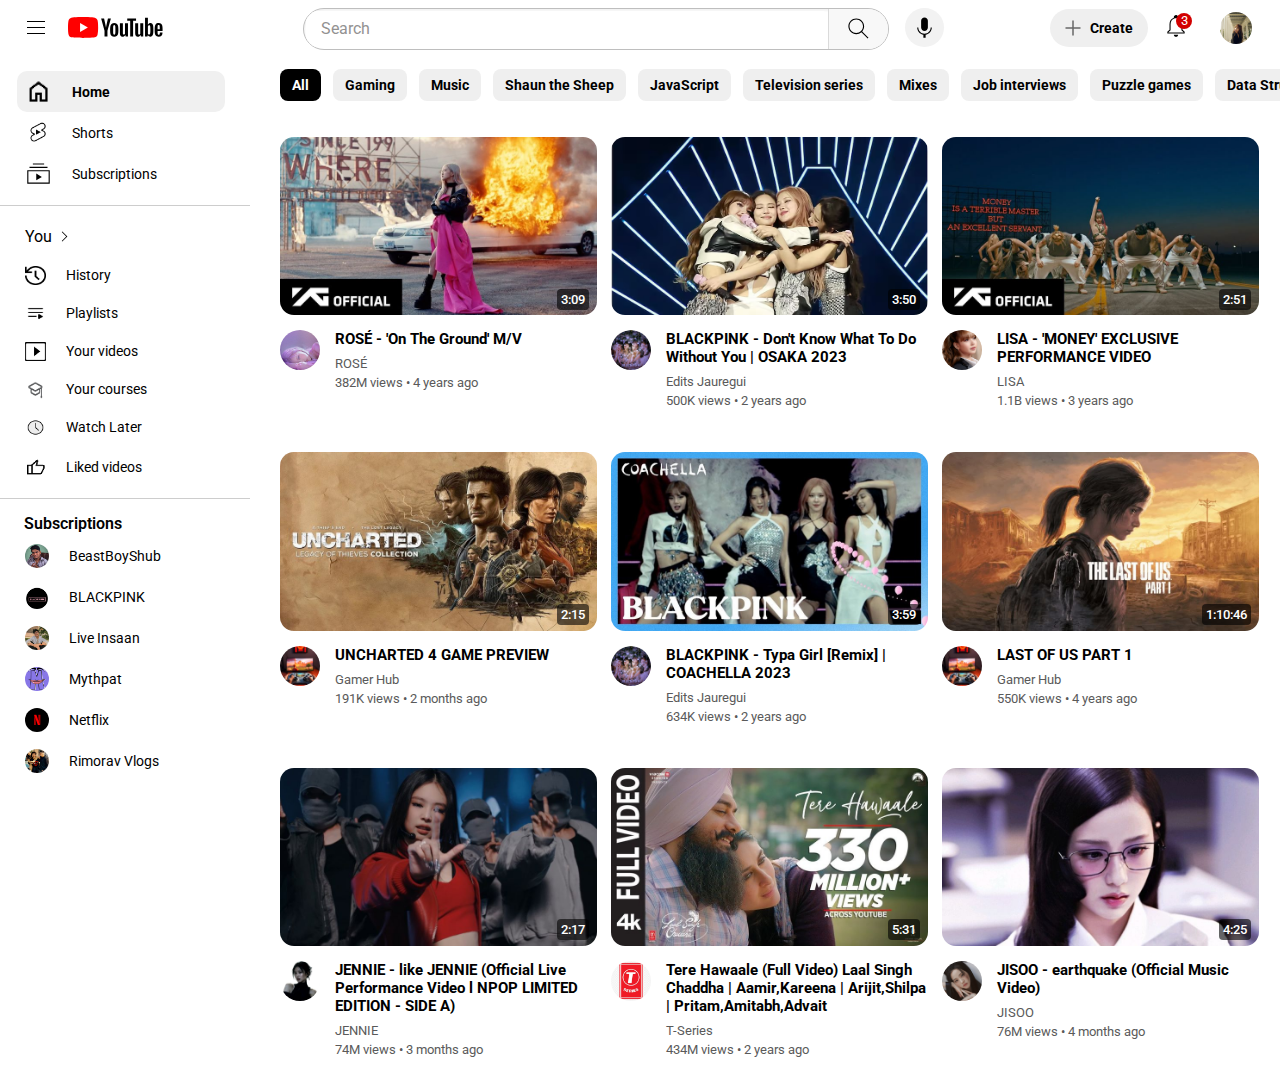
<file: index.html>
<!DOCTYPE html>
<html>
<head>
  <title>YouTube.com Clone</title>
  <link rel="preconnect" href="https://fonts.googleapis.com">
  <link rel="preconnect" href="https://fonts.gstatic.com" crossorigin>
  <link href="https://fonts.googleapis.com/css2?family=Roboto:wght@400;700&display=swap" rel="stylesheet">
  <link rel="stylesheet" href="styles/video.css">
  <link rel="stylesheet" href="styles/header.css">
  <link rel="stylesheet" href="styles/general.css">
  <link rel="stylesheet" href="styles/sidebar.css">
  <link rel="stylesheet" href="styles/categorybuttons.css">
</head>
<body style="padding-top:132px;">
    <div class="header">
        <div class="left-section">
            <img class="menu" src="thumbnails/hamburger-menu.svg">
            <img class="youtube-logo" src="thumbnails/youtube-logo.svg">
        </div>

        <div class="middle-section">
          <div class="search-bar-wrapper">
              <div class="search-section">
                <input class="search-bar" type="text" placeholder="Search">
                <button class="search-button">
                  <img class="search-icon" src="thumbnails/search.svg">
                </button>
              </div>
          </div>
          <div class="voice-wrap">
            <button class="voice-search">
              <img src="thumbnails/voice-search-icon.svg">
            </button>
            <div class="tooltip">Search with your voice</div>
          </div> 
        </div>

        <!-- Put position absolute inside position relative -->
        <div class="right-section">
            <button class="create-button">
              <img class="plus-sign" src="thumbnails/add_30dp_666666_FILL0_wght200_GRAD0_opsz24.png"> Create
            </button>
            <div class="notify-wrap">
              <div class="notification-wrapper">
                <img class="notification" src="thumbnails/notifications.svg">
              <div class="notification-count">3</div>
              <div class="notify-tooltip">Notifications</div>
              </div>
            </div>
            <img class="profile" src="profilepics/_.lisa.jpeg">
        </div>
    
    </div>

    <div class="sidebar">
      <div class="general-icons">
        <button class="home">
          <img class="home-icon" src="thumbnails/home_24dp_000000_FILL0_wght400_GRAD0_opsz24.png"> <span class="home-text">Home</span>
        </button>
        <button class="shorts">
          <img class="shorts-pic" src="thumbnails/17d21878c22fe49e7e4752eecaa36541.jpg"> <span class="home-text">Shorts</span>
        </button>
        <button class="subs">
          <img class="subs-icon" src="thumbnails/subscriptions.svg"> <span class="home-text">Subscriptions</span>
        </button>
      </div>
      
      <div class="other-icons">
        <button class="you">You <img class="you-logo" src="thumbnails/arrow_forward_ios_30dp_000000_FILL0_wght200_GRAD0_opsz24.svg">
        </button>
        <button class="icons"><img class="logo" src="thumbnails/images.png"> 
         <span class="home-text">History</span> 
        </button>
        <button class="icons"><img class="logo" src="thumbnails/playlist-icon-symbol-design-illustration-vector.jpg">
        <span class="home-text">Playlists</span>
        </button>
        <button class="icons"><img class="logo" src="thumbnails/white-video-icon-png-0.jpg">
        <span class="home-text">Your videos</span>
        </button>
        <button class="icons"><img class="logo" src="thumbnails/WhatsApp Image 2025-06-28 at 11.30.44.jpeg">
        <span class="home-text">Your courses</span>
        </button>
        <button class="icons"><img class="logo" src="thumbnails/10068060.png">
        <span class="home-text">Watch Later</span>
        </button>
        <button class="icons-2"><img class="logo" src="thumbnails/thumb_up_30dp_000000_FILL0_wght300_GRAD0_opsz24.png">
        <span class="home-text">Liked videos</span>
        </button>
      </div>

      <div>
        <p class="subs-text">Subscriptions</p>
        <button class="subs-button"><img class="subs-pic" src="thumbnails/98e98fcb-60cd-4f70-b56e-4ca5b2630657.jpeg"><span class="home-text">BeastBoyShub</span></button>
        <button class="subs-button"><img class="subs-pic" src="thumbnails/_.jpeg"><span class="home-text">BLACKPINK</span></button>
        <button class="subs-button"><img class="subs-pic" src="thumbnails/6cf00f42-a549-498d-8537-cc3fb41cb2a3.jpeg"><span class="home-text">Live Insaan</span></button>
        <button class="subs-button"><img class="subs-pic" src="thumbnails/My favorite youtuber.jpeg"><span class="home-text">Mythpat</span></button>
        <button class="subs-button"><img class="subs-pic" src="thumbnails/d3da87f0-795d-440e-b901-d2ed83243bfc.jpeg"><span class="home-text">Netflix</span></button>
        <button class="subs-button"><img class="subs-pic" src="thumbnails/d106187e-c859-4c64-97d7-dd058aec6ab8.jpeg"><span class="home-text">Rimorav Vlogs</span></button>
      </div>

    </div>

    <div class="category-container">
      <div class="category-buttons">
      <button class="all-button-style">All</button>
      <button class="cat-button-style">Gaming</button>
      <button class="cat-button-style">Music</button>
      <button class="cat-button-style">Shaun the Sheep</button>
      <button class="cat-button-style">JavaScript</button>
      <button class="cat-button-style">Television series</button>
      <button class="cat-button-style">Mixes</button>
      <button class="cat-button-style">Job interviews</button>
      <button class="cat-button-style">Puzzle games</button>
      <button class="cat-button-style">Data Structures</button>
      <button class="cat-button-style">Rowan Atkinson</button>
      </div>
    </div>

  <div class="video-grid">
    <div class="video-preview">
      <div class="thumbnail-container">
        <a href="https://www.youtube.com/watch?v=CKZvWhCqx1s">
          <img class="thumbnail" src="thumbnails/ROSÉ - 'On The Ground' M_V.jpeg">
        </a>
        <div class="video-time">
          3:09
        </div>
      </div>
      
      <div class="video-info-grid">
        <img class="prof-image" src="profilepics/b7321dd2-ff03-4bcf-a6dc-8534275b7c91.jpeg">
        <div>
          <p class="video-title">ROSÉ - 'On The Ground' M/V</p>
          <p class="video-author">ROSÉ</p>
          <p class="video-stats">382M views • 4 years ago</p>
        </div>
      </div>
    </div>

    <div class="video-preview">
      <div class="thumbnail-container">
        <a href="https://www.youtube.com/watch?v=TQ0oxsm55sg">
          <img class="thumbnail" src="thumbnails/20250412083521_BLACKPINK-new-album-to-be-out-soon.avif">
        </a> 
        <div class="video-time">
          3:50
        </div>
      </div>

      <div class="video-info-grid">
        <img class="prof-image" src="profilepics/BLACKPINK OT4 PFP.jpeg">
        <div>
          <p class="video-title">BLACKPINK - Don't Know What To Do Without You | OSAKA 2023</p>
          <p class="video-author">Edits Jauregui</p>
          <p class="video-stats">500K views • 2 years ago</p>
        </div>
      </div>
    </div>

    <div class="video-preview">
      <div class="thumbnail-container">
        <a href="https://www.youtube.com/watch?v=dNCWe_6HAM8">
          <img class="thumbnail" src="thumbnails/JANE EMİLY WİNDSOR - 'MONEY' EXCLUSIVE PERFORMANCE VIDEO - YouTube.jpeg">
        </a>
      <div class="video-time">
        2:51
      </div>
      </div>

      <div class="video-info-grid">
        <img class="prof-image" src="profilepics/Lisa wearing custom Mark Gong at the 97th Academy Awards.jpeg">
        <div>
          <p class="video-title">LISA - 'MONEY' EXCLUSIVE PERFORMANCE VIDEO</p>
          <p class="video-author">LISA</p>
          <p class="video-stats">1.1B views • 3 years ago</p>
        </div>
      </div>
    </div>

    <div class="video-preview">
      <div class="thumbnail-container">
        <a href="https://www.youtube.com/watch?v=hh5HV4iic1Y"> 
          <img class="thumbnail" src="thumbnails/Uncharted 4 and The Lost Legacy remasters coming to PS5 and PC next year.jpeg">
        </a>
        <div class="video-time">
          2:15
        </div>
      </div>
      
      <div class="video-info-grid">
        <img class="prof-image" src="profilepics/A person playing a video game with a video game….jpeg">
        <div>
          <p class="video-title">UNCHARTED 4 GAME PREVIEW</p>
          <p class="video-author">Gamer Hub</p>
          <p class="video-stats">191K views • 2 months ago</p>
        </div>
      </div>
    </div>

    <div class="video-preview">
      <div class="thumbnail-container">
        <a href="https://www.youtube.com/watch?v=z9tifvQSu-g">
          <img class="thumbnail" src="thumbnails/YouTube.jpeg">
        </a>
        <div class="video-time">
          3:59
        </div>
      </div>

      <div class="video-info-grid">
        <img class="prof-image" src="profilepics/BLACKPINK OT4 PFP.jpeg">
        <div>
          <p class="video-title">BLACKPINK - Typa Girl [Remix] | COACHELLA 2023</p>
          <p class="video-author">Edits Jauregui</p>
          <p class="video-stats">634K views • 2 years ago</p>
        </div>
      </div>
    </div>

    <div class="video-preview">
      <div class="thumbnail-container">
        <a href="https://www.youtube.com/watch?v=g5hLW8g5Jyo&list=PLs1-UdHIwbo7aKGHZNPaBdcCvRKtkFFwA">
        <img class="thumbnail" src="thumbnails/The Last Of Us Part 1 remake trailer confirmed – costs full price $70.jpeg">
        </a>
        <div class="video-time">
          1:10:46
        </div>
      </div>
      
      <div class="video-info-grid">
        <img class="prof-image" src="profilepics/A person playing a video game with a video game….jpeg">
        <div>
          <p class="video-title">LAST OF US PART 1</p>
          <p class="video-author">Gamer Hub</p>
          <p class="video-stats">550K views • 4 years ago</p>
        </div>
      </div>
    </div>

    <div class="video-preview">
      <div class="thumbnail-container">
        <a href="https://www.youtube.com/watch?v=XD00TJ-6WSw">
          <img class="thumbnail" src="profilepics/_ copy.jpeg">
        </a>
        <div class="video-time">
          2:17
        </div>
      </div>
      
      <div class="video-info-grid">
        <img class="prof-image" src="profilepics/dae1cc25-faf8-452f-9d68-8ad618c0e417.jpeg">
        <div>
          <p class="video-title">JENNIE - like JENNIE (Official Live Performance Video l NPOP LIMITED EDITION - SIDE A)</p>
          <p class="video-author">JENNIE</p>
          <p class="video-stats">74M views • 3 months ago</p>
        </div>
      </div>
    </div>

    <div class="video-preview">
      <div class="thumbnail-container">
        <a href="https://www.youtube.com/watch?v=KUpwupYj_tY">
          <img class="thumbnail" src="thumbnails/Tere Hawaale (Full Video) Laal Singh Chaddha _ Aamir,Kareena _ Arijit,Shilpa _ Pritam,Amitabh,Advait.jpeg">
        </a>
        <div class="video-time">
          5:31
        </div>
      </div>
      
      <div class="video-info-grid">
        <img class="prof-image" src="thumbnails/8f99546a-f9e0-4890-a149-b8624fa76c92.jpeg">
        <div>
          <p class="video-title">Tere Hawaale (Full Video) Laal Singh Chaddha | Aamir,Kareena | Arijit,Shilpa | Pritam,Amitabh,Advait</p>
          <p class="video-author">T-Series</p>
          <p class="video-stats">434M views • 2 years ago</p>
        </div>
      </div>
    </div>

    <div class="video-preview">
      <div class="thumbnail-container">
        <a href="https://www.youtube.com/watch?v=2V6lvCUPT8I">
          <img class="thumbnail" src="thumbnails/jisoo earthquake teaser.jpeg">
        </a>
        <div class="video-time">
          4:25
        </div>
      </div>

      <div class="video-info-grid">
        <img class="prof-image" src="thumbnails/82e575b4-ee43-4354-857f-86fdacf5a1e2.jpeg">
        <div>
          <p class="video-title">JISOO - earthquake (Official Music Video)</p>
          <p class="video-author">JISOO</p>
          <p class="video-stats">76M views • 4 months ago</p>
        </div>
      </div>
    </div>

  
  </div>
</body>
</html>
</file>
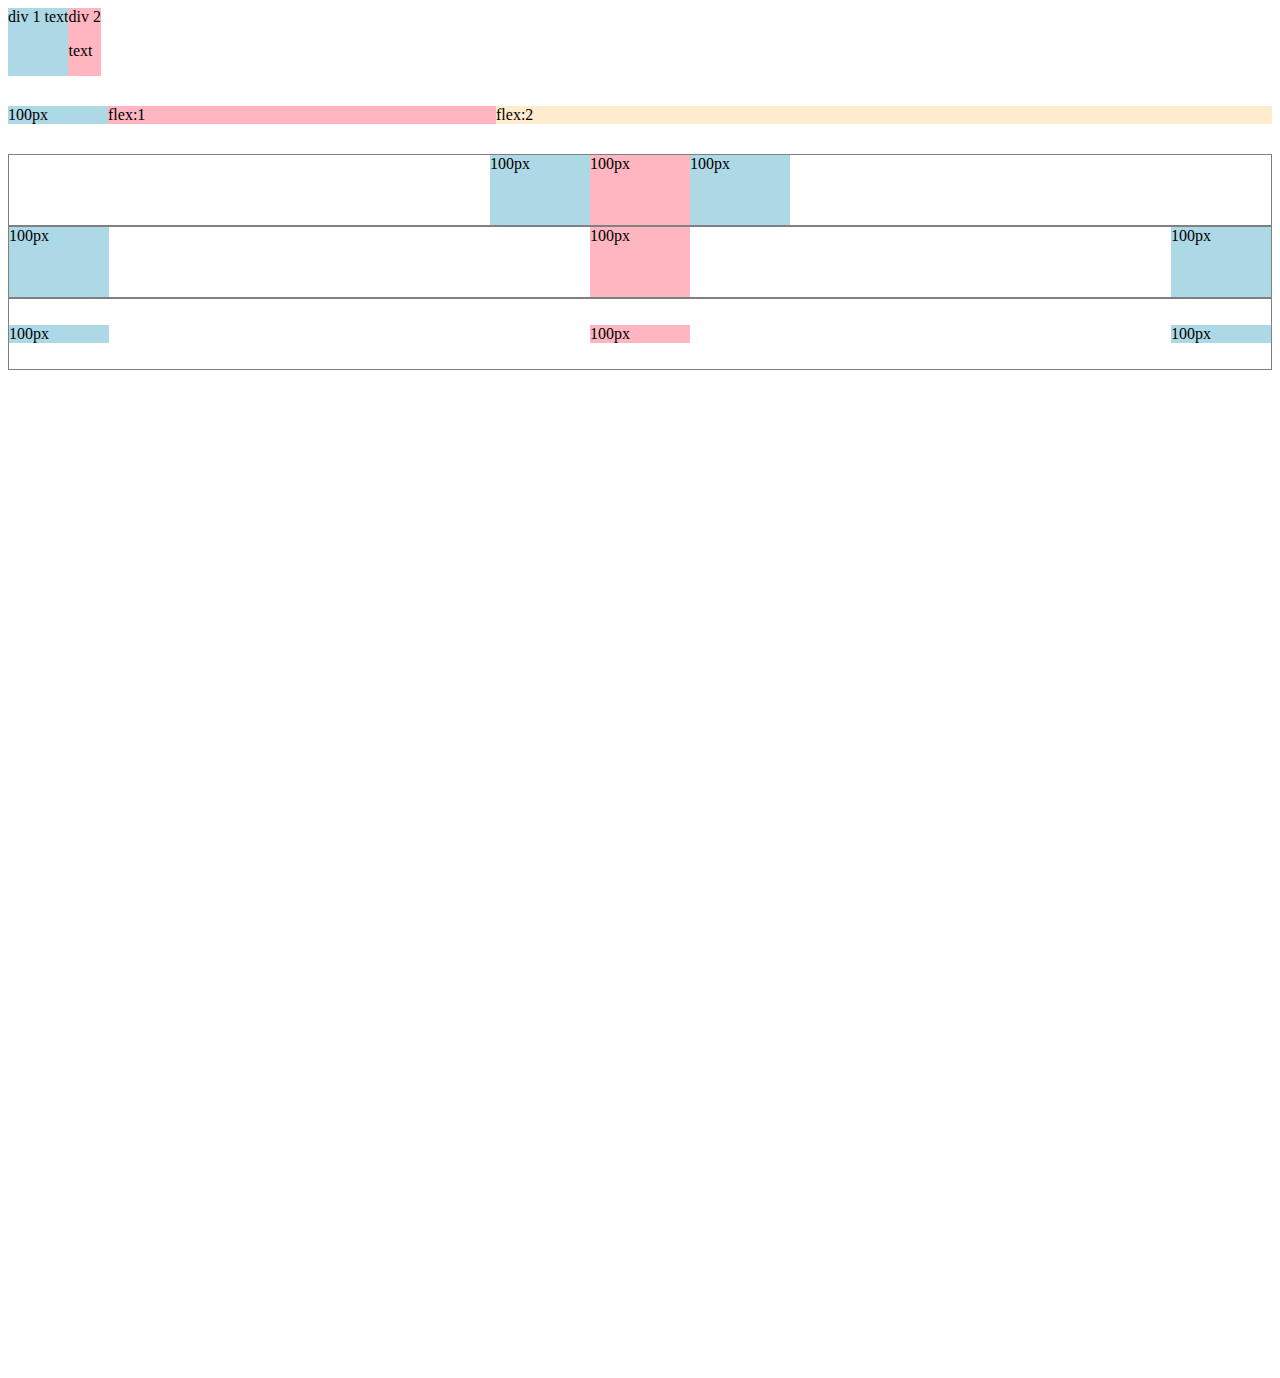
<file: flexbox.html>
<!DOCTYPE html>
<html>
    <head>
        <title>Flexbox practice</title>
    </head>
    <body style="padding-bottom: 1000px;">
        <div style="display:flex; flex-direction: row; margin-bottom:30px;">
            <div style="background-color: lightblue;">div 1 text</div>
            <div style="background-color: lightpink;">div 2 <p>text</p></div>
        </div>

        <div style="display:flex; flex-direction: row; margin-bottom:30px;">
            <div style="background-color: lightblue;width:100px;">100px</div>
            <div style="background-color: lightpink; flex:1">flex:1</div>
            <div style="background-color: blanchedalmond;flex:2">flex:2</div>
        </div>

        <div style="display:flex; flex-direction: row; height:70px; border-style: solid; border-width:1px; border-color: gray; justify-content: center;">
            <div style="background-color: lightblue; width:100px;">100px</div>
            <div style="background-color: lightpink; width:100px">100px</div>
            <div style="background-color: lightblue; width:100px">100px</div>
        </div>

        <div style="display:flex; flex-direction: row; height:70px; border-style: solid; border-width:1px; border-color: gray; justify-content: space-between;">
            <div style="background-color: lightblue; width:100px;">100px</div>
            <div style="background-color: lightpink; width:100px">100px</div>
            <div style="background-color: lightblue; width:100px">100px</div>
        </div>

        <div style="display:flex; flex-direction: row; height:70px; border-style: solid; border-width:1px; border-color: gray; justify-content: space-between; align-items: center;">
            <div style="background-color: lightblue; width:100px;">100px</div>
            <div style="background-color: lightpink; width:100px">100px</div>
            <div style="background-color: lightblue; width:100px">100px</div>
        </div>

    </body>
</html>
</file>
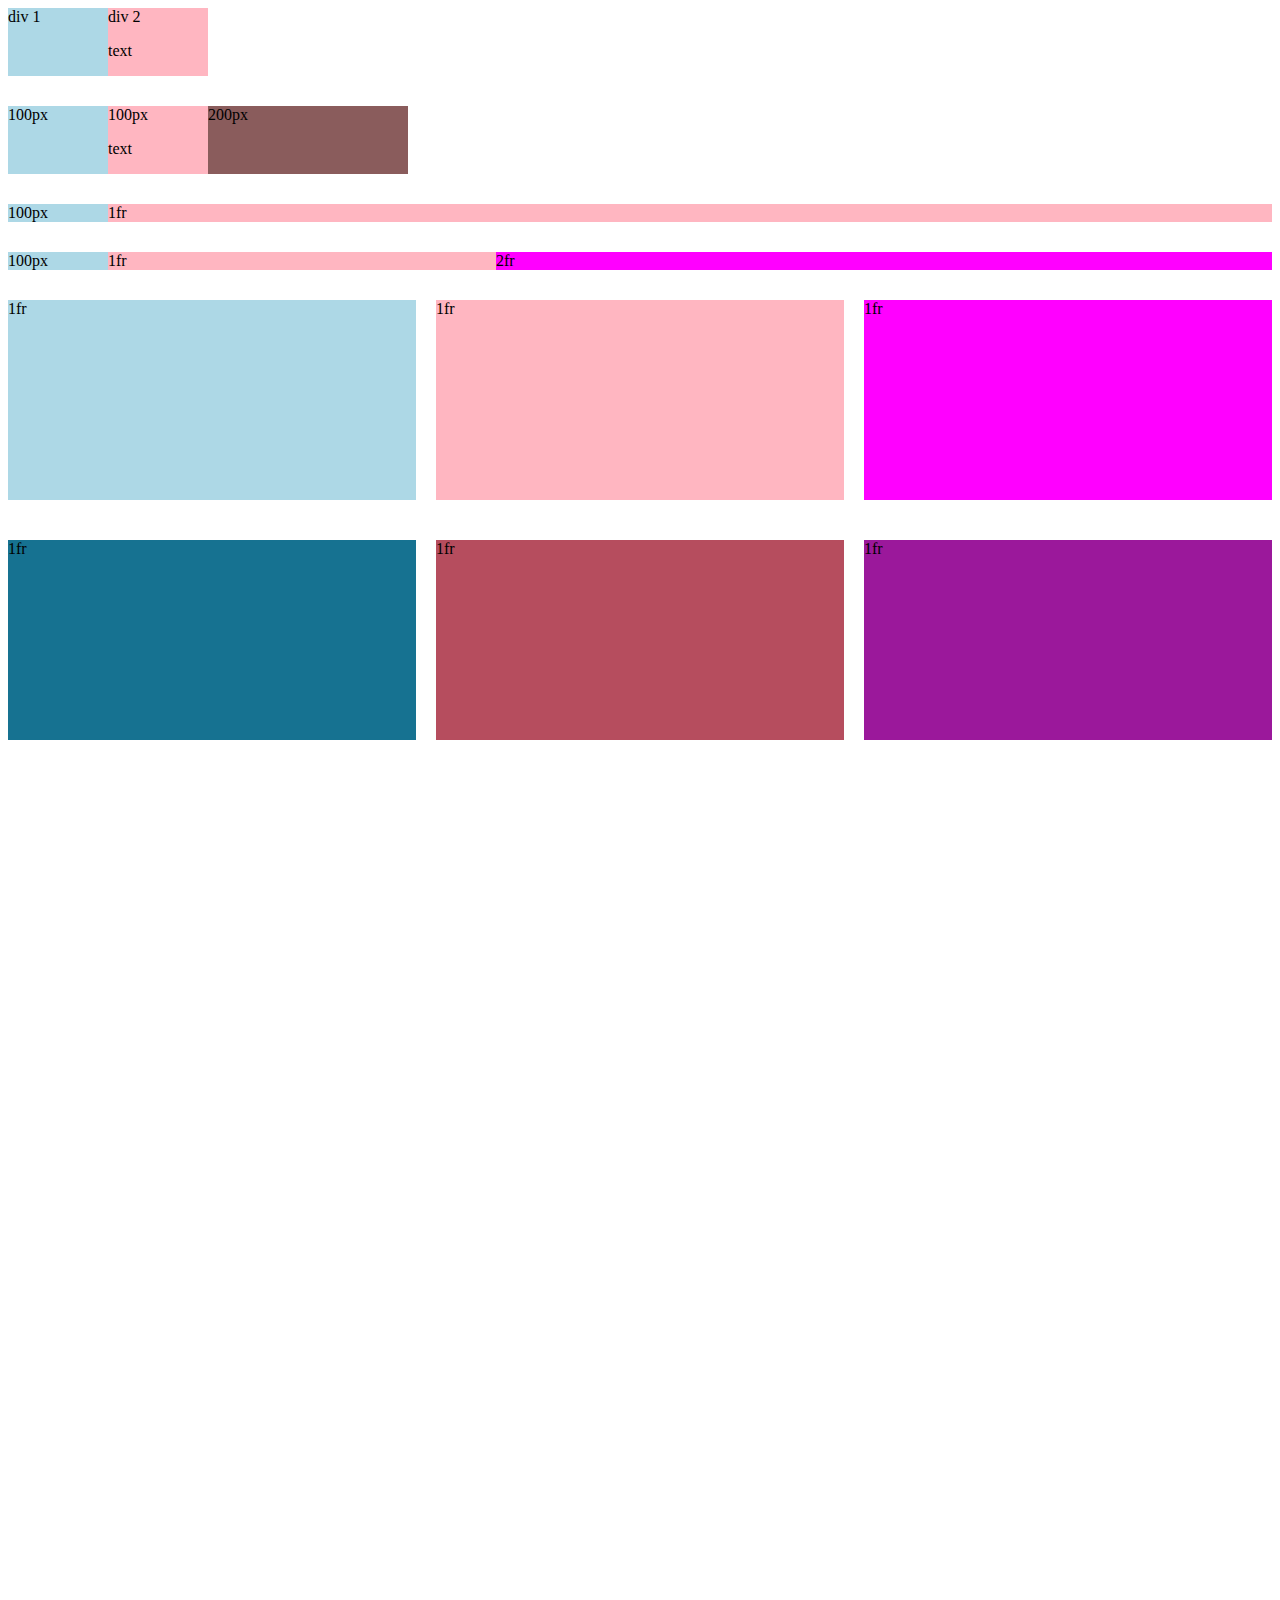
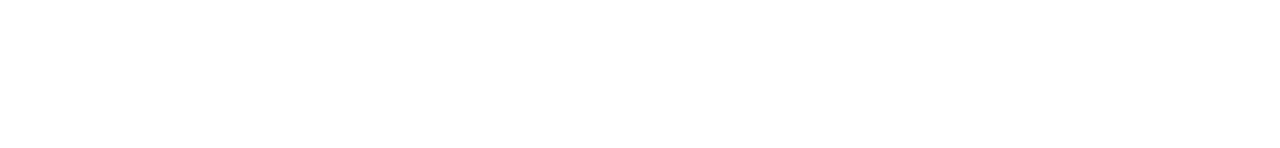
<file: grid.html>
<!DOCTYPE html>
<html>
    <head>
        <title>Grid practice</title>
    </head>
    <body style="padding-bottom: 1000px;">
        <div style="display:grid; grid-template-columns: 100px 100px;">
            <div style="background-color: lightblue;">div 1</div>
            <div style="background-color: lightpink;">div 2 <p>text</p> </div>
        </div>

        <div style="display:grid; grid-template-columns: 100px 100px 200px; margin-top:30px;">
            <div style="background-color: lightblue;">100px</div>
            <div style="background-color: lightpink;">100px<p>text</p> </div>
            <div style="background-color: rgb(138, 92, 92);">200px</div>
        </div>

        <div style="display:grid; grid-template-columns: 100px 1fr; margin-top:30px;">
            <div style="background-color: lightblue;">100px</div>
            <div style="background-color: lightpink;">1fr</div>
        </div>

        <div style="display:grid; grid-template-columns: 100px 1fr 2fr; margin-top:30px;">
            <div style="background-color: lightblue;">100px</div>
            <div style="background-color: lightpink;">1fr</div>
            <div style="background-color: magenta;">2fr</div>
        </div>

        <div style="display:grid; grid-template-columns: 1fr 1fr 1fr; margin-top:30px;
                    column-gap: 20px; row-gap: 40px;">
            <div style="background-color: lightblue; height:200px;">1fr</div>
            <div style="background-color: lightpink; height:200px;">1fr</div>
            <div style="background-color: magenta; height:200px;">1fr</div>
            <div style="background-color: rgb(22, 114, 145); height:200px;">1fr</div>
            <div style="background-color: rgb(182, 77, 94); height:200px;">1fr</div>
            <div style="background-color: rgb(155, 24, 155); height:200px;">1fr</div>
        </div>


    </body>
</html>
</file>
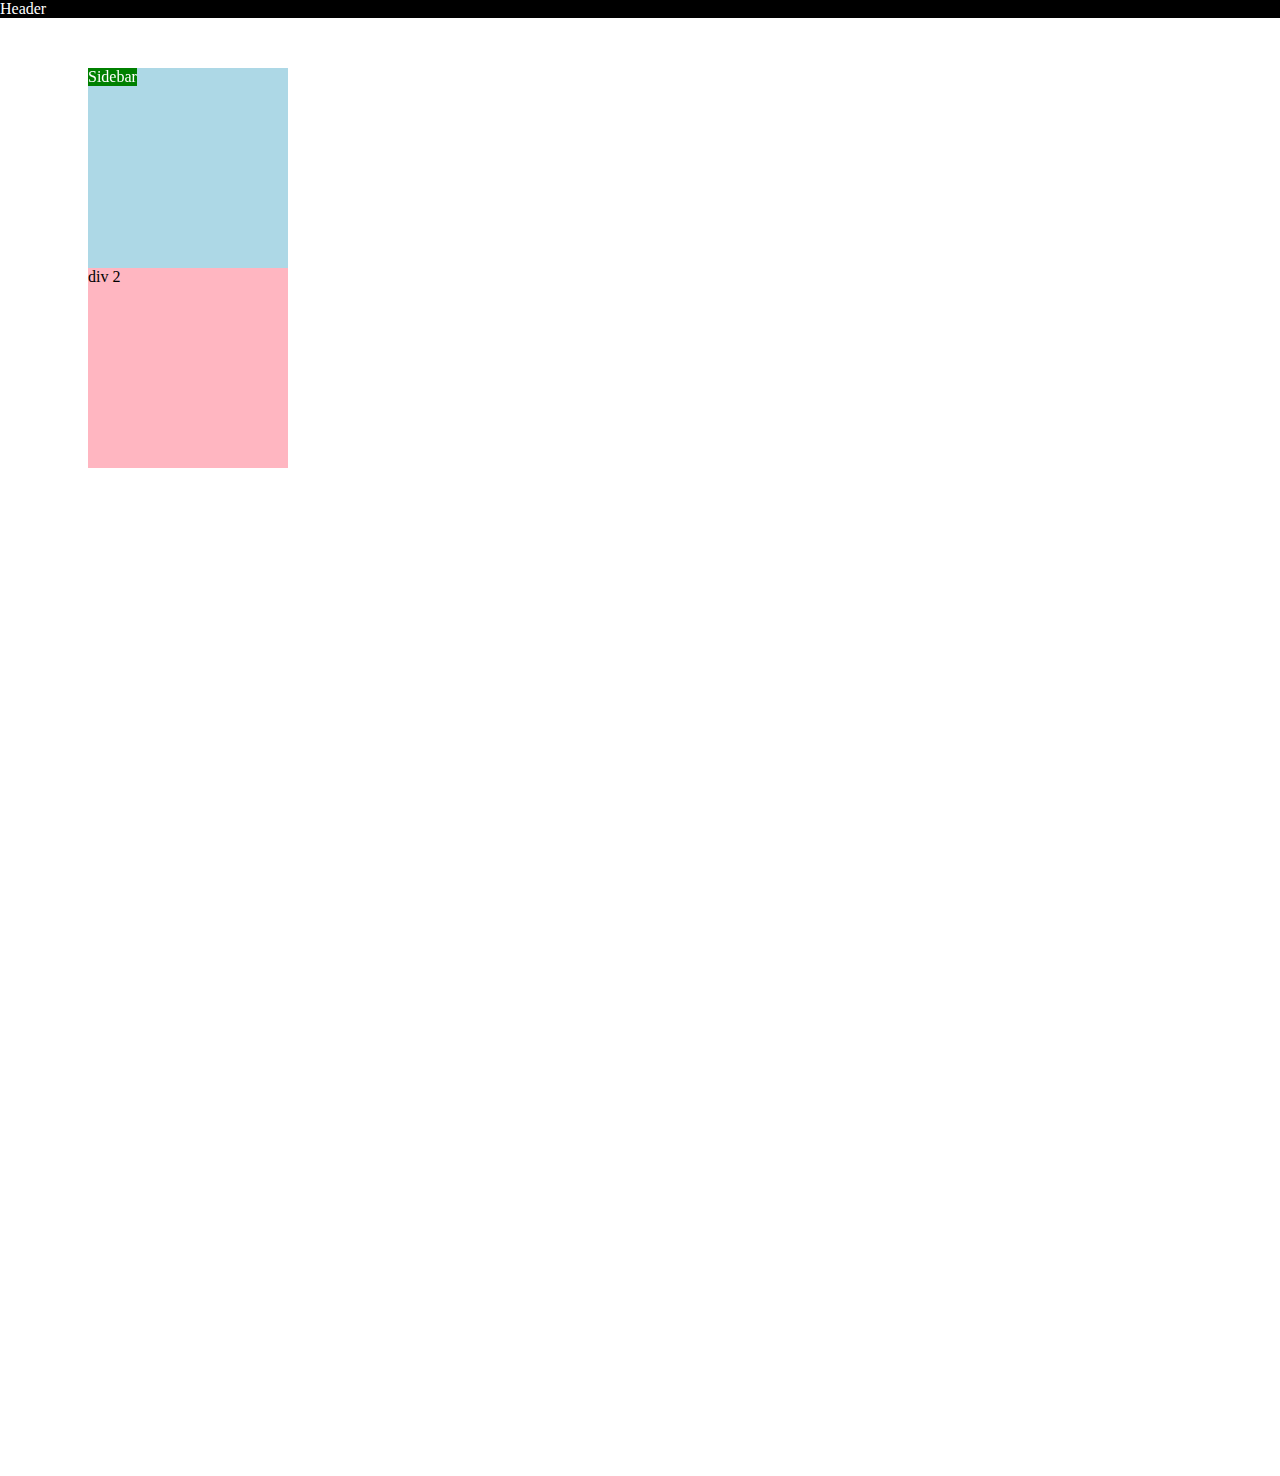
<file: position.html>
<!DOCTYPE html>
<html>
    <head>
        <title>
            Position Practice
        </title>
    </head>
    <body style="padding-bottom: 1000px;padding-top:60px;padding-left:80px">
        <div style="background-color: black;color:white; position:fixed;top:0px;left:0px;right:0px;">Header</div>
        <div style="background-color: green;color:white;position:fixed;">Sidebar</div>
        <div style="background-color: lightblue; height:200px; width:200px;">div 1</div>
        <div style="background-color: lightpink; height:200px; width:200px;">div 2</div>
    </body>
</html>
</file>
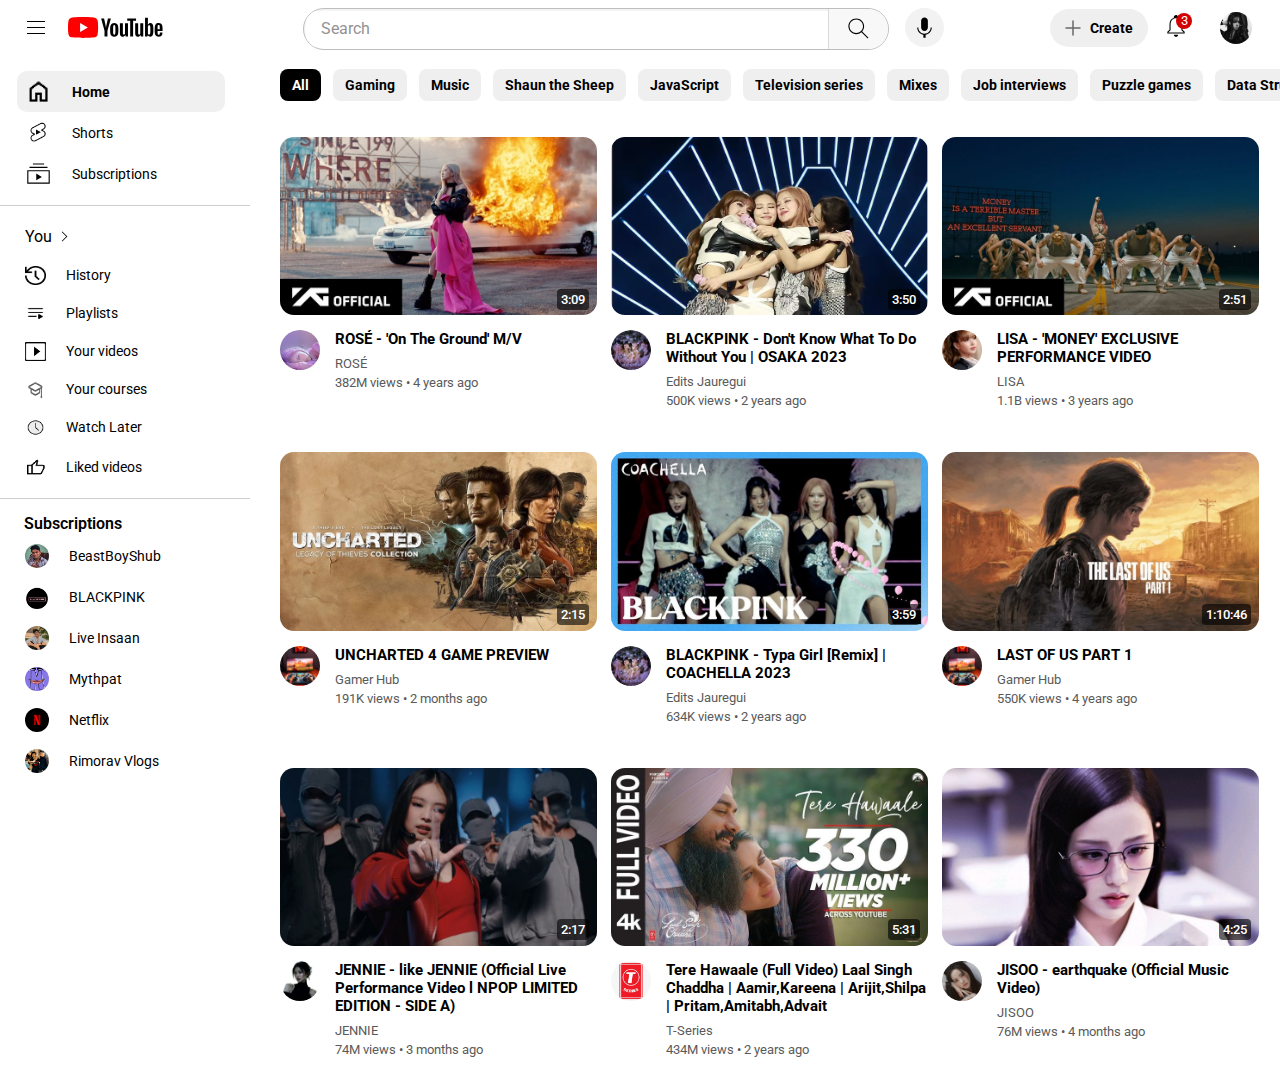
<file: youtube.html>
<!DOCTYPE html>
<html>
<head>
  <title>YouTube.com Clone</title>
  <link rel="preconnect" href="https://fonts.googleapis.com">
  <link rel="preconnect" href="https://fonts.gstatic.com" crossorigin>
  <link href="https://fonts.googleapis.com/css2?family=Roboto:wght@400;700&display=swap" rel="stylesheet">
  <link rel="stylesheet" href="styles/video.css">
  <link rel="stylesheet" href="styles/header.css">
  <link rel="stylesheet" href="styles/general.css">
  <link rel="stylesheet" href="styles/sidebar.css">
  <link rel="stylesheet" href="styles/categorybuttons.css">
</head>
<body style="padding-top:132px;">
    <div class="header">
        <div class="left-section">
            <img class="menu" src="thumbnails/hamburger-menu.svg">
            <img class="youtube-logo" src="thumbnails/youtube-logo.svg">
        </div>

        <div class="middle-section">
          <div class="search-bar-wrapper">
              <div class="search-section">
                <input class="search-bar" type="text" placeholder="Search">
                <button class="search-button">
                  <img class="search-icon" src="thumbnails/search.svg">
                </button>
              </div>
          </div>
          <div class="voice-wrap">
            <button class="voice-search">
              <img src="thumbnails/voice-search-icon.svg">
            </button>
            <div class="tooltip">Search with your voice</div>
          </div> 
        </div>

        <!-- Put position absolute inside position relative -->
        <div class="right-section">
            <button class="create-button">
              <img class="plus-sign" src="thumbnails/add_30dp_666666_FILL0_wght200_GRAD0_opsz24.png"> Create
            </button>
            <div class="notify-wrap">
              <div class="notification-wrapper">
                <img class="notification" src="thumbnails/notifications.svg">
              <div class="notification-count">3</div>
              <div class="notify-tooltip">Notifications</div>
              </div>
            </div>
            <img class="profile" src="profilepics/_.jpeg">
        </div>
    
    </div>

    <div class="sidebar">
      <div class="general-icons">
        <button class="home">
          <img class="home-icon" src="thumbnails/home_24dp_000000_FILL0_wght400_GRAD0_opsz24.png"> <span class="home-text">Home</span>
        </button>
        <button class="shorts">
          <img class="shorts-pic" src="thumbnails/17d21878c22fe49e7e4752eecaa36541.jpg"> <span class="home-text">Shorts</span>
        </button>
        <button class="subs">
          <img class="subs-icon" src="thumbnails/subscriptions.svg"> <span class="home-text">Subscriptions</span>
        </button>
      </div>
      
      <div class="other-icons">
        <button class="you">You <img class="you-logo" src="thumbnails/arrow_forward_ios_30dp_000000_FILL0_wght200_GRAD0_opsz24.svg">
        </button>
        <button class="icons"><img class="logo" src="thumbnails/images.png"> 
         <span class="home-text">History</span> 
        </button>
        <button class="icons"><img class="logo" src="thumbnails/playlist-icon-symbol-design-illustration-vector.jpg">
        <span class="home-text">Playlists</span>
        </button>
        <button class="icons"><img class="logo" src="thumbnails/white-video-icon-png-0.jpg">
        <span class="home-text">Your videos</span>
        </button>
        <button class="icons"><img class="logo" src="thumbnails/WhatsApp Image 2025-06-28 at 11.30.44.jpeg">
        <span class="home-text">Your courses</span>
        </button>
        <button class="icons"><img class="logo" src="thumbnails/10068060.png">
        <span class="home-text">Watch Later</span>
        </button>
        <button class="icons-2"><img class="logo" src="thumbnails/thumb_up_30dp_000000_FILL0_wght300_GRAD0_opsz24.png">
        <span class="home-text">Liked videos</span>
        </button>
      </div>

      <div>
        <p class="subs-text">Subscriptions</p>
        <button class="subs-button"><img class="subs-pic" src="thumbnails/98e98fcb-60cd-4f70-b56e-4ca5b2630657.jpeg"><span class="home-text">BeastBoyShub</span></button>
        <button class="subs-button"><img class="subs-pic" src="thumbnails/_.jpeg"><span class="home-text">BLACKPINK</span></button>
        <button class="subs-button"><img class="subs-pic" src="thumbnails/6cf00f42-a549-498d-8537-cc3fb41cb2a3.jpeg"><span class="home-text">Live Insaan</span></button>
        <button class="subs-button"><img class="subs-pic" src="thumbnails/My favorite youtuber.jpeg"><span class="home-text">Mythpat</span></button>
        <button class="subs-button"><img class="subs-pic" src="thumbnails/d3da87f0-795d-440e-b901-d2ed83243bfc.jpeg"><span class="home-text">Netflix</span></button>
        <button class="subs-button"><img class="subs-pic" src="thumbnails/d106187e-c859-4c64-97d7-dd058aec6ab8.jpeg"><span class="home-text">Rimorav Vlogs</span></button>
      </div>

    </div>

    <div class="category-container">
      <div class="category-buttons">
      <button class="all-button-style">All</button>
      <button class="cat-button-style">Gaming</button>
      <button class="cat-button-style">Music</button>
      <button class="cat-button-style">Shaun the Sheep</button>
      <button class="cat-button-style">JavaScript</button>
      <button class="cat-button-style">Television series</button>
      <button class="cat-button-style">Mixes</button>
      <button class="cat-button-style">Job interviews</button>
      <button class="cat-button-style">Puzzle games</button>
      <button class="cat-button-style">Data Structures</button>
      <button class="cat-button-style">Rowan Atkinson</button>
      </div>
    </div>

  <div class="video-grid">
    <div class="video-preview">
      <div class="thumbnail-container">
        <a href="https://www.youtube.com/watch?v=CKZvWhCqx1s">
          <img class="thumbnail" src="thumbnails/ROSÉ - 'On The Ground' M_V.jpeg">
        </a>
        <div class="video-time">
          3:09
        </div>
      </div>
      
      <div class="video-info-grid">
        <img class="prof-image" src="profilepics/b7321dd2-ff03-4bcf-a6dc-8534275b7c91.jpeg">
        <div>
          <p class="video-title">ROSÉ - 'On The Ground' M/V</p>
          <p class="video-author">ROSÉ</p>
          <p class="video-stats">382M views • 4 years ago</p>
        </div>
      </div>
    </div>

    <div class="video-preview">
      <div class="thumbnail-container">
        <a href="https://www.youtube.com/watch?v=TQ0oxsm55sg">
          <img class="thumbnail" src="thumbnails/20250412083521_BLACKPINK-new-album-to-be-out-soon.avif">
        </a> 
        <div class="video-time">
          3:50
        </div>
      </div>

      <div class="video-info-grid">
        <img class="prof-image" src="profilepics/BLACKPINK OT4 PFP.jpeg">
        <div>
          <p class="video-title">BLACKPINK - Don't Know What To Do Without You | OSAKA 2023</p>
          <p class="video-author">Edits Jauregui</p>
          <p class="video-stats">500K views • 2 years ago</p>
        </div>
      </div>
    </div>

    <div class="video-preview">
      <div class="thumbnail-container">
        <a href="https://www.youtube.com/watch?v=dNCWe_6HAM8">
          <img class="thumbnail" src="thumbnails/JANE EMİLY WİNDSOR - 'MONEY' EXCLUSIVE PERFORMANCE VIDEO - YouTube.jpeg">
        </a>
      <div class="video-time">
        2:51
      </div>
      </div>

      <div class="video-info-grid">
        <img class="prof-image" src="profilepics/Lisa wearing custom Mark Gong at the 97th Academy Awards.jpeg">
        <div>
          <p class="video-title">LISA - 'MONEY' EXCLUSIVE PERFORMANCE VIDEO</p>
          <p class="video-author">LISA</p>
          <p class="video-stats">1.1B views • 3 years ago</p>
        </div>
      </div>
    </div>

    <div class="video-preview">
      <div class="thumbnail-container">
        <a href="https://www.youtube.com/watch?v=hh5HV4iic1Y"> 
          <img class="thumbnail" src="thumbnails/Uncharted 4 and The Lost Legacy remasters coming to PS5 and PC next year.jpeg">
        </a>
        <div class="video-time">
          2:15
        </div>
      </div>
      
      <div class="video-info-grid">
        <img class="prof-image" src="profilepics/A person playing a video game with a video game….jpeg">
        <div>
          <p class="video-title">UNCHARTED 4 GAME PREVIEW</p>
          <p class="video-author">Gamer Hub</p>
          <p class="video-stats">191K views • 2 months ago</p>
        </div>
      </div>
    </div>

    <div class="video-preview">
      <div class="thumbnail-container">
        <a href="https://www.youtube.com/watch?v=z9tifvQSu-g">
          <img class="thumbnail" src="thumbnails/YouTube.jpeg">
        </a>
        <div class="video-time">
          3:59
        </div>
      </div>

      <div class="video-info-grid">
        <img class="prof-image" src="profilepics/BLACKPINK OT4 PFP.jpeg">
        <div>
          <p class="video-title">BLACKPINK - Typa Girl [Remix] | COACHELLA 2023</p>
          <p class="video-author">Edits Jauregui</p>
          <p class="video-stats">634K views • 2 years ago</p>
        </div>
      </div>
    </div>

    <div class="video-preview">
      <div class="thumbnail-container">
        <a href="https://www.youtube.com/watch?v=g5hLW8g5Jyo&list=PLs1-UdHIwbo7aKGHZNPaBdcCvRKtkFFwA">
        <img class="thumbnail" src="thumbnails/The Last Of Us Part 1 remake trailer confirmed – costs full price $70.jpeg">
        </a>
        <div class="video-time">
          1:10:46
        </div>
      </div>
      
      <div class="video-info-grid">
        <img class="prof-image" src="profilepics/A person playing a video game with a video game….jpeg">
        <div>
          <p class="video-title">LAST OF US PART 1</p>
          <p class="video-author">Gamer Hub</p>
          <p class="video-stats">550K views • 4 years ago</p>
        </div>
      </div>
    </div>

    <div class="video-preview">
      <div class="thumbnail-container">
        <a href="https://www.youtube.com/watch?v=XD00TJ-6WSw">
          <img class="thumbnail" src="profilepics/_ copy.jpeg">
        </a>
        <div class="video-time">
          2:17
        </div>
      </div>
      
      <div class="video-info-grid">
        <img class="prof-image" src="profilepics/dae1cc25-faf8-452f-9d68-8ad618c0e417.jpeg">
        <div>
          <p class="video-title">JENNIE - like JENNIE (Official Live Performance Video l NPOP LIMITED EDITION - SIDE A)</p>
          <p class="video-author">JENNIE</p>
          <p class="video-stats">74M views • 3 months ago</p>
        </div>
      </div>
    </div>

    <div class="video-preview">
      <div class="thumbnail-container">
        <a href="https://www.youtube.com/watch?v=KUpwupYj_tY">
          <img class="thumbnail" src="thumbnails/Tere Hawaale (Full Video) Laal Singh Chaddha _ Aamir,Kareena _ Arijit,Shilpa _ Pritam,Amitabh,Advait.jpeg">
        </a>
        <div class="video-time">
          5:31
        </div>
      </div>
      
      <div class="video-info-grid">
        <img class="prof-image" src="thumbnails/8f99546a-f9e0-4890-a149-b8624fa76c92.jpeg">
        <div>
          <p class="video-title">Tere Hawaale (Full Video) Laal Singh Chaddha | Aamir,Kareena | Arijit,Shilpa | Pritam,Amitabh,Advait</p>
          <p class="video-author">T-Series</p>
          <p class="video-stats">434M views • 2 years ago</p>
        </div>
      </div>
    </div>

    <div class="video-preview">
      <div class="thumbnail-container">
        <a href="https://www.youtube.com/watch?v=2V6lvCUPT8I">
          <img class="thumbnail" src="thumbnails/jisoo earthquake teaser.jpeg">
        </a>
        <div class="video-time">
          4:25
        </div>
      </div>

      <div class="video-info-grid">
        <img class="prof-image" src="thumbnails/82e575b4-ee43-4354-857f-86fdacf5a1e2.jpeg">
        <div>
          <p class="video-title">JISOO - earthquake (Official Music Video)</p>
          <p class="video-author">JISOO</p>
          <p class="video-stats">76M views • 4 months ago</p>
        </div>
      </div>
    </div>

  
  </div>
</body>
</html>
</file>
<file: styles/video.css>
.video-grid {
      display: grid;
      grid-template-columns: repeat(3, 1fr); 
      column-gap: 14px;
      row-gap: 39px;
      margin-right:21px;
    }
    @media (max-width: 1200px) {
      .video-grid {
        grid-template-columns: repeat(2, 1fr);
      }
    }
    .thumbnail-container{
      position:relative;
    }
    .video-preview{
      cursor: pointer;
      width: 100%;
      position:relative;
    }
    .thumbnail {
      width: 100%;
      aspect-ratio: 16 / 9;
      object-fit: cover;
      object-position: center;
      border-radius:14px;
      margin-top:5px;
    }
    .video-info-grid {
      display: grid;
      grid-template-columns: 50px 1fr;
      column-gap: 5px;
      margin-top: 11px;
    }
    .prof-image {
    width: 40px;
    height: 40px;
    border-radius:50%;
    object-fit: cover;
    object-position: center 25%;
    }
    .video-title {
      font-weight: bold;
      font-size: 15px;
      margin-bottom: 8px;
    }
    .video-author,
    .video-stats {
      font-size: 13px;
      color: rgb(90, 90, 90);
    }
    .video-author {
      margin-bottom: 4px; 
    }
    .video-time{
    /* This is the time when the video was uploaded */
    position: absolute;
    bottom: 9.5px;
    right: 8px;
    background-color: rgba(0, 0, 0, 0.6);
    color: white;
    padding: 3px 4px;
    font-size: 13px;
    font-weight: 500;
    font-family: 'Roboto', sans-serif;
    border-radius: 4px;
  }
</file>
<file: styles/header.css>
.header{
    height:55px;
    display:flex;
    flex-direction: row;
    justify-content: space-between;
    position:fixed;
    top:0;
    left:0;
    right:0;
    background-color: white;
    z-index:10000;
}
.left-section{
    margin-right:70px;
    align-items: center;
    display:flex;
}
.menu{
    height:24px;
    margin-left:24px;
    cursor:pointer;
    transition: background-color 0.05s;
}
.menu:active{
    background-color: rgb(192, 192, 192);
}
.youtube-logo{
   height:21px;
   margin-left:20px;
   cursor:pointer;
}
.middle-section {
  display: flex;
  align-items: center;
  gap:10px;
}
.search-bar-wrapper {
  flex: 1;
  max-width: 700px;
  min-width: 250px;
}
.search-section {
  display:flex;
  flex: 1;
  height: 40px;
  border-style:solid;
  border-width: 1px;
  border-color: rgb(190, 190, 190);
  border-radius: 22px;
  overflow: hidden;
  box-shadow: inset 1px 2px 2px rgba(0, 0, 0, 0.05);
  margin-top:2px;
}
.search-section:active{
  border-color:rgb(0, 0, 160);
  box-shadow: inset 1px 2px 2px rgba(0, 0, 160, 0.05);
}
.search-bar {
  width: 520px;        
  padding-left: 15px;
  font-size: 16px;
  outline: none;
  border: none;
  height: 36px;
  box-sizing: border-box;  
  border-radius: 4px;
  margin:2px;
}
.search-bar::placeholder{
  font-family: 'Roboto', Arial, sans-serif;
  color:rgb(147, 146, 146);
}
.search-button {
  width: 60px;
  background-color: rgb(248, 248, 248);
  border-left: 1px solid rgb(204, 204, 204);
  border: none;
  cursor: pointer;
  display: flex;
  align-items: center;
  justify-content: center;
  border-left-style:solid;
  border-left-width:1px;
  border-left-color:rgb(218, 218, 218);
}
.search-icon {
  height: 27px;
}
.search-button:hover{
  background-color: rgb(222, 222, 222);
}
.voice-search {
  height: 39px;
  width: 39px;
  background-color: rgb(242, 242, 242);
  border: none;
  border-radius: 50%;
  display: flex;
  align-items: center;
  justify-content: center;
  cursor: pointer;
  margin-left:6px;
  transition: background-color 0.05s;
}
.voice-search:hover{
  background-color: rgb(222, 222, 222);
}
.notify-wrap,
.voice-wrap{
  position: relative;
}
.tooltip{
  font-family: 'Roboto', Arial, sans-serif;
  position: absolute;
  background-color: rgb(110, 110, 110);
  color: white;
  padding-top: 11px;
  padding-bottom: 11px;
  padding-left: 9px;
  padding-right: 9px;
  border-radius: 4.5px;
  font-size: 12px;
  bottom: -51px;
  right:-50px;
  opacity: 0;
  transition: opacity 0.2s;
  pointer-events: none;
  white-space: nowrap;
}
.notify-tooltip{
  font-family: 'Roboto', Arial, sans-serif;
  position: absolute;
  background-color: rgb(110, 110, 110);
  color: white;
  padding-top: 11px;
  padding-bottom: 11px;
  padding-left: 9px;
  padding-right: 9px;
  border-radius: 4.5px;
  font-size: 12px;
  bottom: -57px;
  right: -7.5px;
  opacity: 0;
  transition: opacity 0.2s;
  pointer-events: none;
  white-space: nowrap;
}
.notify-wrap:hover .notify-tooltip,
.voice-wrap:hover .tooltip {
    opacity: 1;
}

.right-section{
    width:230px;
    margin-left:35px;
    display:flex;
    align-items: center;
    justify-content:space-between;
    flex-shrink:0;
}
.create-button{
    width:98px;
    border-radius: 32px;
    border:none;
    outline:none;
    margin-right:10px;
    font-family: 'Roboto', Arial, sans-serif;
    font-size:14px;
    font-weight: bold;
    display:flex;
    height:38px;
    align-items: center;
    cursor:pointer;
    transition: background-color 0.05s;
}
.create-button:hover{
    background-color: rgb(222, 222, 222);
}
.plus-sign{
    height:30px;
    width:30px;
    margin-left:2px;
    margin-right:2px;
}
.notification{
    height:26px;
    width:26px;
    margin-right:26px;
    cursor:pointer;
}
.notification-wrapper{
    position:relative;
}
.notification-count{
  position:absolute;
  top:0;
  left:13px;
  background-color: rgb(210, 0, 0);
  color: white;
  font-family: 'Roboto', Arial, sans-serif;
  border-radius:  50%;
  font-size:13px;
  padding-left: 4.5px;
  padding-right: 4.5px;
  padding-top: 0.5px;
  padding-bottom: 0.5px;
}
.profile{
    height:32px;
    width:32px;
    border-radius:50%;
    object-fit: cover;
    object-position: center 10%;
    margin-right:28px;
    cursor:pointer;
}
</file>
<file: styles/general.css>
p {
      font-family: 'Roboto', Arial, sans-serif;
      margin: 0;
      padding: 0;
    }
body{
    margin:0;
    padding-left:280px;
    padding-bottom:15px;
}
</file>
<file: styles/sidebar.css>
.sidebar{
    position:fixed;
    left:0;
    bottom:0;
    top:55px;
    background-color: white;
    width:250px; 
    z-index:10001; 
}
.other-icons,
.general-icons{
    border-bottom-style: solid;
    border-bottom-width: 1px;
    border-bottom-color: rgb(205, 205, 205);
}
.shorts,
.subs,
.home{
    display:flex;
    align-items: center;
    width:208px;
    margin-left:17px;
    margin-top:16px;
    border:none;
    outline:none;
    background-color: rgb(240, 240, 240);
    padding-bottom:7px;
    padding-left:8px;
    padding-top:7px;
    border-radius:10px;
    cursor:pointer;
    transition: background-color 0.05s;
}
.home{
    font-weight:bold;
}
.subs{
    margin-bottom: 11px;
}
.home:hover{
    background-color: rgb(220, 220, 220);
}
.icons:hover,
.shorts:hover,
.subs:hover{
    background-color: rgb(240, 240, 240);  
}
.shorts:active,
.subs:active{
    font-weight: bold;
}
.home-text{
    font-size:14px;
    margin-left:20px;
    margin-top:2px;
    margin-bottom:2px;
    font-family: 'Roboto', Arial, sans-serif;
}
.shorts-pic,
.subs-icon,
.home-icon{
    width:27px;
    height:27px;
}
.shorts-pic{
    background-color:rgb(240, 240, 240);
}
.subs,
.shorts{
    margin-top:0;
    background-color: white;
}
.you{
    display:flex;
    align-items: center;
    width:208px;
    margin-left:17px;
    margin-top:11px;
    border:none;
    outline:none;
    padding-bottom:10px;
    padding-left:8px;
    padding-top:10px;
    border-radius:10px;
    background-color: white;
    cursor:pointer;
    font-size:16px;
    font-family: 'Roboto', Arial, sans-serif;
    transition: background-color 0.05s;
}
.subs-button:hover,
.icons-2:hover,
.you:hover{
    background-color: rgb(240, 240, 240);
}
.subs-button:active,
.icons:active,
.icons-2:active{
    font-weight: bold;
}
.icons{
    display:flex;
    align-items: center;
    width:208px;
    margin-left:17px;
    border:none;
    outline:none;
    padding-bottom:9px;
    padding-left:8px;
    padding-top:9px;
    border-radius:10px;
    background-color: white;
    cursor: pointer;
    transition: background-color 0.05s;
}
.subs-button{
    display:flex;
    align-items: center;
    width:208px;
    margin-left:17px;
    border:none;
    outline:none;
    padding-bottom:8px;
    padding-left:8px;
    padding-top:9px;
    border-radius:10px;
    background-color: white;
    cursor: pointer;
    transition: background-color 0.05s;
}
.icons-2{
    display:flex;
    align-items: center;
    width:208px;
    margin-left:17px;
    margin-bottom:11px;
    border:none;
    outline:none;
    padding-bottom:10px;
    padding-left:8px;
    padding-top:11px;
    border-radius:10px;
    background-color: white;
    cursor: pointer;
    transition: background-color 0.05s;
}
.subs-pic{
    width: 24px;
    height: 24px;
    border-radius:50%;
    object-fit: cover;
    object-position: center 20%;
}
.logo{
    height:19px;
    width:20.5px;
}
.you-logo{
    height:13px;
    width:13px;
    margin-left:6px;
}
.subs-text{
    font-size:16px;
    font-weight: 600;
    margin-left:24px;
    margin-top:15px;
    margin-bottom:2px;
    font-family: 'Roboto', Arial, sans-serif;
    cursor:text;
}
</file>
<file: styles/categorybuttons.css>
.category-container{
    position: fixed;
    top: 55px; /* right below header */
    left: 0;
    right: 0;
    background-color: white;
    overflow-x: auto;
    padding: 8px 12px;
    z-index:9999;
}
.category-buttons{
    display: flex;
    gap: 1px;
    margin-left:257px;
    margin-top:4px;
}
.all-button-style{
    background-color: black;
    color: white;
}
.all-button-style,
.cat-button-style{
    font-size:14px;
    margin-left:11px;
    margin-top:2px;
    margin-bottom:2px;
    font-family: 'Roboto', Arial, sans-serif;
    font-weight:bold;
    border:none;
    outline:none;
    padding:8px 12px;
    border-radius:8px;
    white-space: nowrap;
    cursor:pointer;
}
.cat-button-style:active{
    background-color: black;
    color:white;
}
.next-button{
    position: absolute;
    right: 7px;
    top:11.5px;
    background-color: white;
    border: none;
    cursor: pointer;
    z-index: 1500;
    padding-top:4px;
    padding-bottom: 4px;
    transition: background-color 0.05s;
}
.next-button:hover{
    background-color: rgb(222, 222, 222);
    border-radius: 50%;
    padding-top:9px;
    padding-bottom:9px;
    padding-right:10px;
    padding-left:10px;
}
</file>
